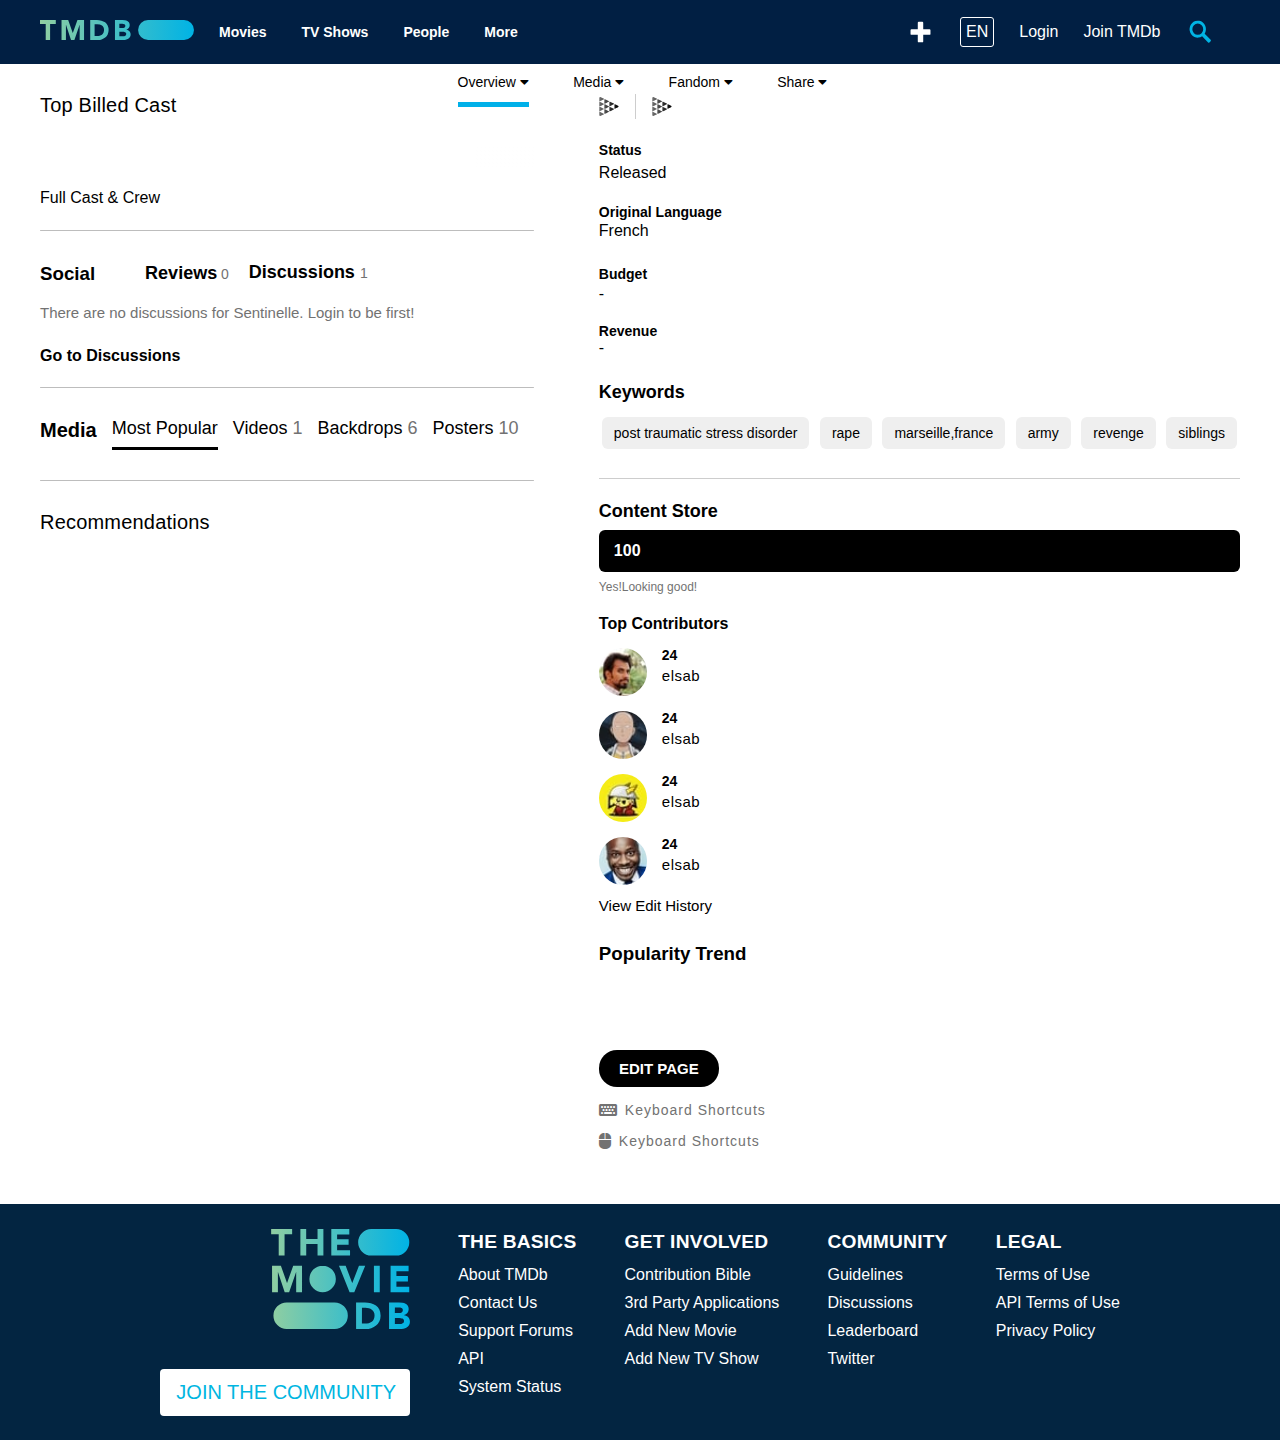
<file: info/index.html>
<!DOCTYPE html>

<html lang="en">

<head>
   <meta charset="UTF-8">
   <meta http-equiv="X-UA-Compatible" content="IE=edge">
   <meta name="viewport" content="width=1280, initial-scale=1.0">
   <script src="https://code.jquery.com/jquery-3.2.1.js"></script>
   <link rel="stylesheet" href="https://cdnjs.cloudflare.com/ajax/libs/font-awesome/5.14.0/css/all.min.css">
   <link rel="stylesheet" href="css/main.css">
   <title>Movie</title>
</head>

<body>



   <header id='navbar'>
      <div class="container">
         <div class="menu">
            <div class="menu_left">
               <a href="../index.html"> <img src="./img/logo.svg" alt="T M D B"></a>
               <ul class="menu_little">
                  <li class="menu-item">
                     <a href="#" class="menu-link">Movies</a>
                     <ul class="menu_little_">
                        <li class="menu-item_">
                           <a href="#">Popular</a>
                        </li>
                        <li class="menu-item_">
                           <a href="#">Now Playing</a>
                        </li>
                        <li class="menu-item_">
                           <a href="#">Upcoming</a>
                        </li>
                        <li class="menu-item_ padding">
                           <a href="#">Top Rated</a>
                        </li>
                     </ul>
                  </li>
                  <li class="menu-item">
                     <a href="#" class="menu-link">TV Shows</a>
                     <ul class="menu_little_">
                        <li class="menu-item_">
                           <a href="#">Popular</a>
                        </li>
                        <li class="menu-item_">
                           <a href="#">Airing Today</a>
                        </li>
                        <li class="menu-item_">
                           <a href="#">On TV</a>
                        </li>
                        <li class="menu-item_ padding">
                           <a href="#">Top Rated</a>
                        </li>
                     </ul>
                  </li>
                  <li class="menu-item">
                     <a href="#" class="menu-link">People</a>
                     <ul class="menu_little_">
                        <li class="menu-item_ padding width">
                           <a href="#">Popular People</a>
                        </li>
                     </ul>
                  </li>
                  <li class="menu-item right">
                     <a href="#" class="menu-link">More</a>
                     <ul class="menu_little_">
                        <li class="menu-item_">
                           <a href="#">Disscussions</a>
                        </li>
                        <li class="menu-item_">
                           <a href="#">Leaderboard</a>
                        </li>
                        <li class="menu-item_">
                           <a href="#">Support</a>
                        </li>
                        <li class="menu-item_ padding">
                           <a href="#">API</a>
                        </li>
                     </ul>
                  </li>
               </ul>
            </div>
            <div class="menu_right">
               <img class="left plus" src="./img/plus.svg" alt="">
               <a class="left language" href="#">EN</a>
               <a class="left login" href="../login/index.html">Login</a>
               <a class="left text" href="#">Join TMDb</a>
               <img class="left" src="./img/search.svg" alt="search">
            </div>
         </div>
      </div>
   </header>
   <main>
      <section>
         <div class="header-menu" id="shortcut_bar_scroller">
            <ul id="new_shortcut_bar" class="menu-center">
               <li class="active">
                  <a href="#" class="center-link">Overview <i class="fas fa-caret-down"></i></a>
                  <ul class="in-center-menu">
                     <li class="actives"><a href="#">Main</a></li>
                     <li><a href="#">Alternative Titles</a></li>
                     <li><a href="#">Cast & Crew</a></li>
                     <li><a href="#">Release Dates</a></li>
                     <li><a href="#">Translations</a></li>
                     <li><a href="#">Watch Now</a></li>
                     <li><a href="#">Changes</a></li>
                  </ul>
               </li>
               <li>
                  <a href="#" class="center-link">Media <i class="fas fa-caret-down"></i> </a>
                  <ul class="in-center-menu width-1">
                     <li class="actives"><a href="#">Backdrops</a> <span>6</span></li>
                     <li><a href="#">Logos</a> <span>2</span> </li>
                     <li><a href="#">Posters</a></li>
                     <li class="menu-first-hover">
                        <a class="video-text" href="#">Videos</a> <i class="fas fa-caret-right"></i>
                        <ul class="menu__">
                           <li>
                              <a href="#">Trailers <span>1</span> </a>
                           </li>
                        </ul>
                     </li>
                  </ul>
               </li>
               <li>
                  <a href="#" class="center-link">Fandom <i class="fas fa-caret-down"></i> </a>
                  <ul class="in-center-menu width-3">
                     <li class="actives ochblue">
                        <a href="#">Disscussions</a> <i class="fas fa-caret-right"></i>
                     </li>
                     <li><a href="#">Reviews</a></li>
                  </ul>
               </li>
               <li>
                  <a href="#" class="center-link">Share <i class="fas fa-caret-down"></i> </a>
                  <ul class="in-center-menu width-3">
                     <li class="actives"><a href="#">Main</a></li>
                     <li><a href="#">Alternative Titles</a></li>
                     <li><a href="#">Cast & Crew</a></li>
                  </ul>
               </li>
            </ul>
         </div>
      </section>
      <section class="details-back-img"></section>
      <section class="container">
         <div class="menu-line-center">
            <div class="big-menu">
               <div class="header-line">
                  <h3>Top Billed Cast</h3>
               </div>
               <div class="shadow">
                  <div class="card-line scroller"></div>
               </div>
               <div class="text__line">
                  <p>Full Cast & Crew</p>
                  <div class="__line"></div>
               </div>
               <div class="text__line__">
                  <div class="line__1">
                     <h3>Social</h3>
                     <h4> <a href="#">Reviews</a> <span>0</span> </h4>
                     <h5> <a href="#">Discussions</a> <span>1</span> </h5>
                  </div>
                  <p>There are no discussions for Sentinelle. Login to be first!</p>
                  <h2> <a href="#">Go to Discussions</a> </h2>
                  <div class="__line"></div>
               </div>
               <div class="big__img_card_scroller">
                  <div class="header__text">
                     <h3>Media</h3>
                     <ul class="header__menu">
                        <li class="_header_item active">
                           <a href="#" class="header_link">Most Popular</a>
                        </li>
                        <li class="_header_item">
                           <a href="#" class="header_link">Videos <span>1</span> </a>
                        </li>
                        <li class="_header_item">
                           <a href="#" class="header_link">Backdrops <span>6</span></a>
                        </li>
                        <li class="_header_item ">
                           <a href="#" class="header_link">Posters <span>10</span></a>
                        </li>
                     </ul>
                  </div>
                  <div class="card__scroller"></div>
                  <div class="__line line__"></div>
                  <div class="header-line">
                     <h3>Recommendations</h3>
                  </div>
                  <div class="shadow">
                     <div class="card-tag-line card-line card__B scroller">

                     </div>
                  </div>
               </div>
            </div>
            <div class="little-menu">
               <div class="img__line">
                  <img src="./img/ll.svg" alt="">
                  <span></span>
                  <img src="./img/ll.svg" alt="">
               </div>
               <p class="status__">Status</p>
               <p class="released__">Released</p>
               <h5 class="orginal__">Original Language</h5>
               <p class="french__">French</p>
               <p class="budget__">Budget</p>
               <div class="__">-</div>
               <div class="revenue__">Revenue</div>
               <div class="__">-</div>
               <div class="keyword__">Keywords</div>
               <div class="btn__block">
                  <a href="#">post traumatic stress disorder</a>
                  <a href="#">rape</a>
                  <a href="#">marseille,france</a>
                  <a href="#">army</a>
                  <a href="#">revenge</a>
                  <a href="#">siblings</a>
               </div>
               <div class="line_____"></div>
               <h3 class="content">Content Store</h3>
               <div class="btn__">100</div>
               <span class="yes__">Yes!Looking good!</span>
               <h2 class="top__">Top Contributors</h2>
               <div class="circle-dev">
                  <div class="img">
                     <img src="./img/4.jpg" alt="">
                  </div>
                  <div class="text_t">
                     <p>24</p>
                     <span>elsab</span>
                  </div>
               </div>
               <div class="circle-dev">
                  <div class="img">
                     <img src="./img/5.jpg" alt="">
                  </div>
                  <div class="text_t">
                     <p>24</p>
                     <span>elsab</span>
                  </div>
               </div>
               <div class="circle-dev">
                  <div class="img">
                     <img src="./img/6.jpg" alt="">
                  </div>
                  <div class="text_t">
                     <p>24</p>
                     <span>elsab</span>
                  </div>
               </div>
               <div class="circle-dev">
                  <div class="img">
                     <img src="./img/7.jpg" alt="">
                  </div>
                  <div class="text_t">
                     <p>24</p>
                     <span>elsab</span>
                  </div>
               </div>
               <p class="view__">View Edit History</p>
               <h3 class="popular_trend">Popularity Trend</h3>
               <div class="edit_page">EDIT PAGE</div>
               <div class="keyboard__">
                  <i class="fas fa-keyboard"></i>
                  <a href="#">Keyboard Shortcuts</a>
               </div>
               <div class="keyboard__">
                  <i class="fas fa-mouse"></i>
                  <a href="#">Keyboard Shortcuts</a>
               </div>
            </div>
         </div>
      </section>
      <section class="footer">
         <div class="footer-container">
            <div class="footer-first">
               <div class="images"> <img src="./img/foote-logo.svg" alt=""></div>
               <a href="#" class="join">Join the Community</a>
            </div>
            <div class="footer-text-menu">
               <h3>THE BASICS</h3>
               <ul>
                  <li><a href="#">About TMDb</a></li>
                  <li><a href="#">Contact Us</a></li>
                  <li><a href="#">Support Forums</a></li>
                  <li><a href="#">API</a></li>
                  <li><a href="#">System Status</a></li>
               </ul>
            </div>
            <div class="footer-text-menu">
               <h3>GET INVOLVED</h3>
               <ul>
                  <li><a href="#">Contribution Bible</a></li>
                  <li><a href="#">3rd Party Applications</a></li>
                  <li><a href="#">Add New Movie</a></li>
                  <li><a href="#">Add New TV Show</a></li>
               </ul>
            </div>
            <div class="footer-text-menu">
               <h3>COMMUNITY</h3>
               <ul>
                  <li><a href="#">Guidelines</a></li>
                  <li><a href="#">Discussions</a></li>
                  <li><a href="#">Leaderboard</a></li>
                  <li><a href="#">Twitter</a></li>
               </ul>
            </div>
            <div class="footer-text-menu">
               <h3>LEGAL</h3>
               <ul>
                  <li><a href="#">Terms of Use</a></li>
                  <li><a href="#">API Terms of Use</a></li>
                  <li><a href="#">Privacy Policy</a></li>
               </ul>
            </div>
         </div>
      </section>
   </main>
   <script src="../js/plugin.js"></script>
   <script src='js/mian.js' type="module"></script>
</body>

</html>
</file>
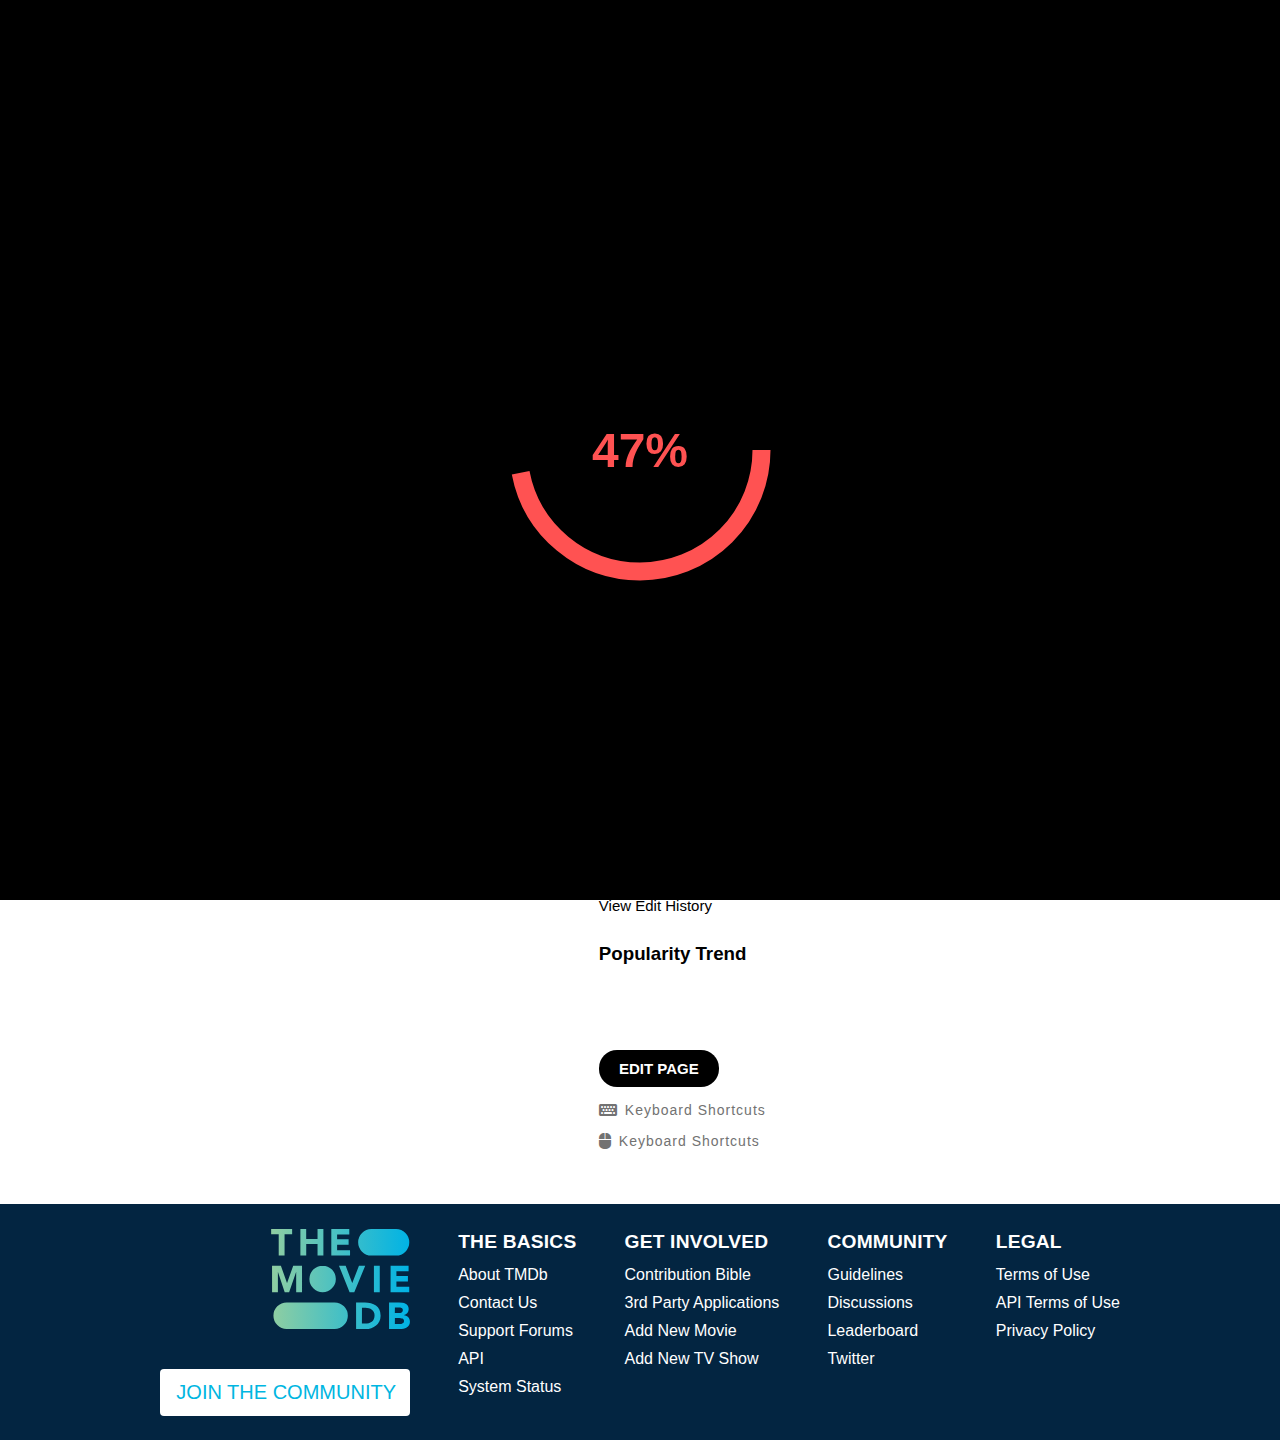
<file: movie_click/index.html>
<!DOCTYPE html>

<html lang="en">

<head>
    <meta charset="UTF-8">
    <meta http-equiv="X-UA-Compatible" content="IE=edge">
    <meta name="viewport" content="width=device-width, initial-scale=1.0">
    <script src="https://code.jquery.com/jquery-3.2.1.js"></script>
    <link rel="stylesheet" href="https://cdnjs.cloudflare.com/ajax/libs/font-awesome/5.14.0/css/all.min.css">
    <link rel="stylesheet" href="css/main.css">
    <title>Movie</title>
</head>

<body>

    <div id="preloader">
        <div class="dws-progress-bar"></div>
    </div>

    <header id='navbar'>
        <div class="container">
            <div class="menu">
                <div class="menu_left">
                    <a href="../index.html"> <img src="./img/logo.svg" alt="T M D B"></a>
                    <ul class="menu_little">
                        <li class="menu-item">
                            <a href="#" class="menu-link">Movies</a>
                            <ul class="menu_little_">
                                <li class="menu-item_">
                                    <a href="#">Popular</a>
                                </li>
                                <li class="menu-item_">
                                    <a href="#">Now Playing</a>
                                </li>
                                <li class="menu-item_">
                                    <a href="#">Upcoming</a>
                                </li>
                                <li class="menu-item_ padding">
                                    <a href="#">Top Rated</a>
                                </li>
                            </ul>
                        </li>
                        <li class="menu-item">
                            <a href="#" class="menu-link">TV Shows</a>
                            <ul class="menu_little_">
                                <li class="menu-item_">
                                    <a href="#">Popular</a>
                                </li>
                                <li class="menu-item_">
                                    <a href="#">Airing Today</a>
                                </li>
                                <li class="menu-item_">
                                    <a href="#">On TV</a>
                                </li>
                                <li class="menu-item_ padding">
                                    <a href="#">Top Rated</a>
                                </li>
                            </ul>
                        </li>
                        <li class="menu-item">
                            <a href="#" class="menu-link">People</a>
                            <ul class="menu_little_">
                                <li class="menu-item_ padding width">
                                    <a href="#">Popular People</a>
                                </li>
                            </ul>
                        </li>
                        <li class="menu-item right">
                            <a href="#" class="menu-link">More</a>
                            <ul class="menu_little_">
                                <li class="menu-item_">
                                    <a href="#">Disscussions</a>
                                </li>
                                <li class="menu-item_">
                                    <a href="#">Leaderboard</a>
                                </li>
                                <li class="menu-item_">
                                    <a href="#">Support</a>
                                </li>
                                <li class="menu-item_ padding">
                                    <a href="#">API</a>
                                </li>
                            </ul>
                        </li>
                    </ul>
                </div>
                <div class="menu_right">
                    <img class="left plus" src="./img/plus.svg" alt="">
                    <a class="left language" href="#">EN</a>
                    <a class="left login" href="#">Login</a>
                    <a class="left text" href="#">Join TMDb</a>
                    <img class="left" src="./img/search.svg" alt="search">
                </div>
            </div>
        </div>
    </header>
    <main>
        <section>
            <div class="header-menu" id="shortcut_bar_scroller">
                <ul id="new_shortcut_bar" class="menu-center">
                    <li class="active">
                        <a href="#" class="center-link">Overview <i class="fas fa-caret-down"></i></a>
                        <ul class="in-center-menu">
                            <li class="actives"><a href="#">Main</a></li>
                            <li><a href="#">Alternative Titles</a></li>
                            <li><a href="#">Cast & Crew</a></li>
                            <li><a href="#">Release Dates</a></li>
                            <li><a href="#">Translations</a></li>
                            <li><a href="#">Watch Now</a></li>
                            <li><a href="#">Changes</a></li>
                        </ul>
                    </li>
                    <li>
                        <a href="#" class="center-link">Media <i class="fas fa-caret-down"></i> </a>
                        <ul class="in-center-menu width-1">
                            <li class="actives"><a href="#">Backdrops</a> <span>6</span></li>
                            <li><a href="#">Logos</a> <span>2</span> </li>
                            <li><a href="#">Posters</a></li>
                            <li class="menu-first-hover">
                                <a class="video-text" href="#">Videos</a> <i class="fas fa-caret-right"></i>
                                <ul class="menu__">
                                    <li>
                                        <a href="#">Trailers <span>1</span> </a>
                                    </li>
                                </ul>
                            </li>
                        </ul>
                    </li>
                    <li>
                        <a href="#" class="center-link">Fandom <i class="fas fa-caret-down"></i> </a>
                        <ul class="in-center-menu width-3">
                            <li class="actives ochblue">
                                <a href="#">Disscussions</a> <i class="fas fa-caret-right"></i>
                            </li>
                            <li><a href="#">Reviews</a></li>
                        </ul>
                    </li>
                    <li>
                        <a href="#" class="center-link">Share <i class="fas fa-caret-down"></i> </a>
                        <ul class="in-center-menu width-3">
                            <li class="actives"><a href="#">Main</a></li>
                            <li><a href="#">Alternative Titles</a></li>
                            <li><a href="#">Cast & Crew</a></li>
                        </ul>
                    </li>
                </ul>
            </div>
        </section>
        <section class="details-back-img"></section>
        <section class="container">
            <div class="menu-line-center">
                <div class="big-menu">
                    <div class="header-line">
                        <h3>Top Billed Cast</h3>
                    </div>
                    <div class="shadow">
                        <div class="card-line scroller"></div>
                    </div>
                    <div class="text__line">
                        <p>Full Cast & Crew</p>
                        <div class="__line"></div>
                    </div>
                    <div class="text__line__">
                        <div class="line__1">
                            <h3>Social</h3>
                            <h4> <a href="#">Reviews</a> <span>0</span> </h4>
                            <h5> <a href="#">Discussions</a> <span>1</span> </h5>
                        </div>
                        <p>There are no discussions for Sentinelle. Login to be first!</p>
                        <h2> <a href="#">Go to Discussions</a> </h2>
                        <div class="__line"></div>
                    </div>
                    <div class="big__img_card_scroller">
                        <div class="header__text">
                            <h3>Media</h3>
                            <ul class="header__menu">
                                <li class="_header_item active">
                                    <a href="#" class="header_link">Most Popular</a>
                                </li>
                                <li class="_header_item">
                                    <a href="#" class="header_link">Videos <span>1</span> </a>
                                </li>
                                <li class="_header_item">
                                    <a href="#" class="header_link">Backdrops <span>6</span></a>
                                </li>
                                <li class="_header_item ">
                                    <a href="#" class="header_link">Posters <span>10</span></a>
                                </li>
                            </ul>
                        </div>
                        <div class="card__scroller"></div>
                        <div class="__line line__"></div>
                        <div class="header-line">
                            <h3>Recommendations</h3>
                        </div>
                        <div class="shadow">
                            <div class="card-tag-line card-line card__B scroller">

                            </div>
                        </div>
                    </div>
                </div>
                <div class="little-menu">
                    <div class="img__line">
                        <img src="./img/ll.svg" alt="">
                        <span></span>
                        <img src="./img/ll.svg" alt="">
                    </div>
                    <p class="status__">Status</p>
                    <p class="released__">Released</p>
                    <h5 class="orginal__">Original Language</h5>
                    <p class="french__">French</p>
                    <p class="budget__">Budget</p>
                    <div class="__">-</div>
                    <div class="revenue__">Revenue</div>
                    <div class="__">-</div>
                    <div class="keyword__">Keywords</div>
                    <div class="btn__block">
                        <a href="#">post traumatic stress disorder</a>
                        <a href="#">rape</a>
                        <a href="#">marseille,france</a>
                        <a href="#">army</a>
                        <a href="#">revenge</a>
                        <a href="#">siblings</a>
                    </div>
                    <div class="line_____"></div>
                    <h3 class="content">Content Store</h3>
                    <div class="btn__">100</div>
                    <span class="yes__">Yes!Looking good!</span>
                    <h2 class="top__">Top Contributors</h2>
                    <div class="circle-dev">
                        <div class="img">
                            <img src="./img/4.jpg" alt="">
                        </div>
                        <div class="text_t">
                            <p>24</p>
                            <span>elsab</span>
                        </div>
                    </div>
                    <div class="circle-dev">
                        <div class="img">
                            <img src="./img/5.jpg" alt="">
                        </div>
                        <div class="text_t">
                            <p>24</p>
                            <span>elsab</span>
                        </div>
                    </div>
                    <div class="circle-dev">
                        <div class="img">
                            <img src="./img/6.jpg" alt="">
                        </div>
                        <div class="text_t">
                            <p>24</p>
                            <span>elsab</span>
                        </div>
                    </div>
                    <div class="circle-dev">
                        <div class="img">
                            <img src="./img/7.jpg" alt="">
                        </div>
                        <div class="text_t">
                            <p>24</p>
                            <span>elsab</span>
                        </div>
                    </div>
                    <p class="view__">View Edit History</p>
                    <h3 class="popular_trend">Popularity Trend</h3>
                    <div class="edit_page">EDIT PAGE</div>
                    <div class="keyboard__">
                        <i class="fas fa-keyboard"></i>
                        <a href="#">Keyboard Shortcuts</a>
                    </div>
                    <div class="keyboard__">
                        <i class="fas fa-mouse"></i>
                        <a href="#">Keyboard Shortcuts</a>
                    </div>
                </div>
            </div>
        </section>
        <section class="footer">
            <div class="footer-container">
                <div class="footer-first">
                    <div class="images"> <img src="./img/foote-logo.svg" alt=""></div>
                    <a href="#" class="join">Join the Community</a>
                </div>
                <div class="footer-text-menu">
                    <h3>THE BASICS</h3>
                    <ul>
                        <li><a href="#">About TMDb</a></li>
                        <li><a href="#">Contact Us</a></li>
                        <li><a href="#">Support Forums</a></li>
                        <li><a href="#">API</a></li>
                        <li><a href="#">System Status</a></li>
                    </ul>
                </div>
                <div class="footer-text-menu">
                    <h3>GET INVOLVED</h3>
                    <ul>
                        <li><a href="#">Contribution Bible</a></li>
                        <li><a href="#">3rd Party Applications</a></li>
                        <li><a href="#">Add New Movie</a></li>
                        <li><a href="#">Add New TV Show</a></li>
                    </ul>
                </div>
                <div class="footer-text-menu">
                    <h3>COMMUNITY</h3>
                    <ul>
                        <li><a href="#">Guidelines</a></li>
                        <li><a href="#">Discussions</a></li>
                        <li><a href="#">Leaderboard</a></li>
                        <li><a href="#">Twitter</a></li>
                    </ul>
                </div>
                <div class="footer-text-menu">
                    <h3>LEGAL</h3>
                    <ul>
                        <li><a href="#">Terms of Use</a></li>
                        <li><a href="#">API Terms of Use</a></li>
                        <li><a href="#">Privacy Policy</a></li>
                    </ul>
                </div>
            </div>
        </section>
    </main>
    <script src="../js/plugin.js"></script>
    <script src='js/mian.js' type="module"></script>
</body>

</html>
</file>
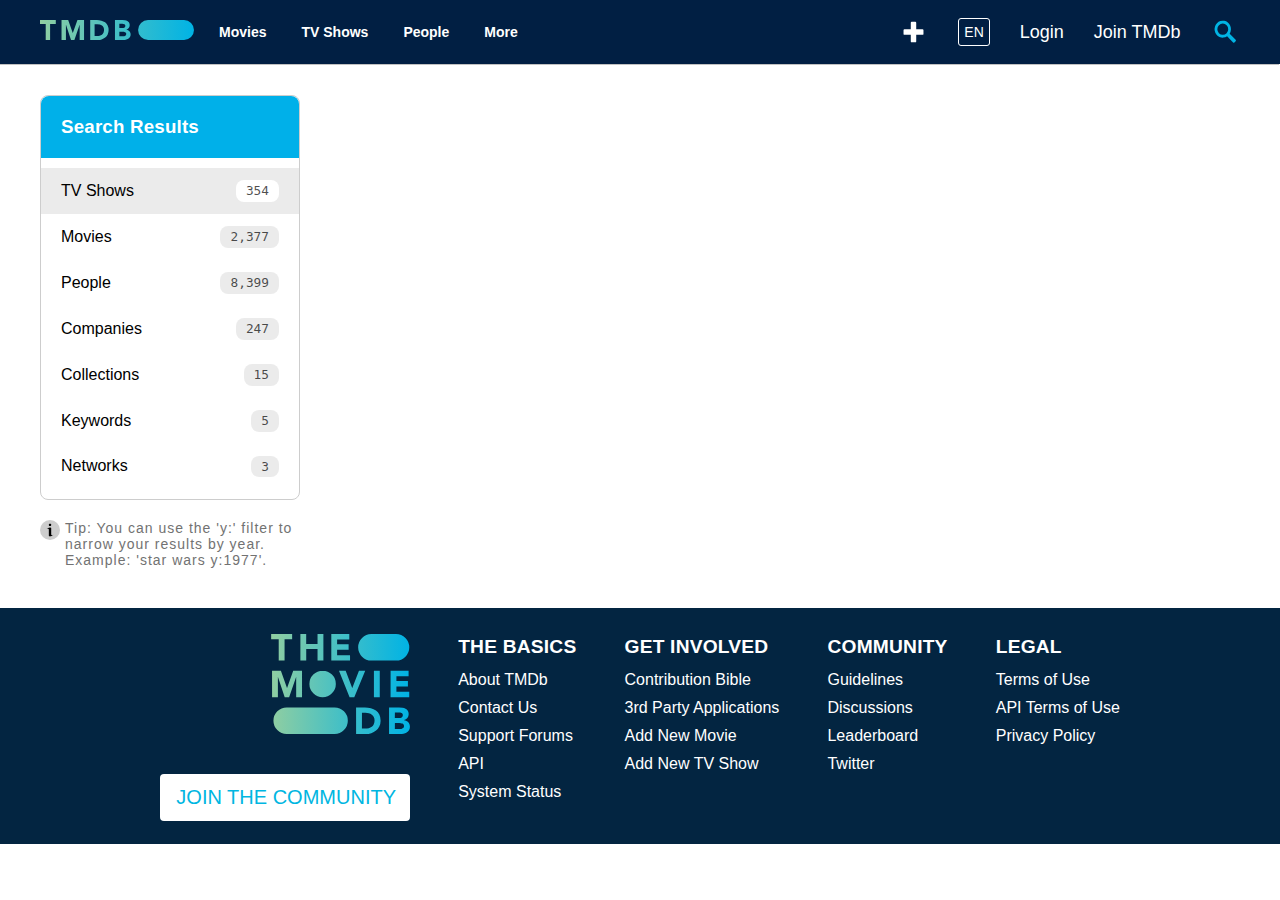
<file: search/index.html>
<!DOCTYPE html>
<html lang="en">

<head>
   <meta charset="UTF-8">
   <meta http-equiv="X-UA-Compatible" content="IE=edge">
   <meta name="viewport" content="width=1280, initial-scale=1.0">
   <link rel="stylesheet" href="https://cdnjs.cloudflare.com/ajax/libs/font-awesome/5.14.0/css/all.min.css" />
   <link rel="stylesheet" href="./css/search.css">
   <title>Search</title>
</head>


<body>



   <header id='navbar'>
      <div class="container">
         <div class="menu">
            <div class="menu_left">
               <a href="../index.html"> <img src="./img/logo.svg" alt="T M D B"></a>
               <ul class="menu_little">
                  <li class="menu-item">
                     <a href="#" class="menu-link">Movies</a>
                     <ul class="menu_little_">
                        <li class="menu-item_">
                           <a href="#">Popular</a>
                        </li>
                        <li class="menu-item_">
                           <a href="#">Now Playing</a>
                        </li>
                        <li class="menu-item_">
                           <a href="#">Upcoming</a>
                        </li>
                        <li class="menu-item_ padding">
                           <a href="#">Top Rated</a>
                        </li>
                     </ul>
                  </li>
                  <li class="menu-item">
                     <a href="#" class="menu-link">TV Shows</a>
                     <ul class="menu_little_">
                        <li class="menu-item_">
                           <a href="#">Popular</a>
                        </li>
                        <li class="menu-item_">
                           <a href="#">Airing Today</a>
                        </li>
                        <li class="menu-item_">
                           <a href="#">On TV</a>
                        </li>
                        <li class="menu-item_ padding">
                           <a href="#">Top Rated</a>
                        </li>
                     </ul>
                  </li>
                  <li class="menu-item">
                     <a href="#" class="menu-link">People</a>
                     <ul class="menu_little_">
                        <li class="menu-item_ padding width">
                           <a href="#">Popular People</a>
                        </li>
                     </ul>
                  </li>
                  <li class="menu-item right">
                     <a href="#" class="menu-link">More</a>
                     <ul class="menu_little_">
                        <li class="menu-item_">
                           <a href="#">Disscussions</a>
                        </li>
                        <li class="menu-item_">
                           <a href="#">Leaderboard</a>
                        </li>
                        <li class="menu-item_">
                           <a href="#">Support</a>
                        </li>
                        <li class="menu-item_ padding">
                           <a href="#">API</a>
                        </li>
                     </ul>
                  </li>
               </ul>
            </div>
            <div class="menu_right">
               <img class="left plus" src="./img/plus.svg" alt="">
               <a class="left language" href="#">EN</a>
               <a class="left login" href="../login/index.html">Login</a>
               <a class="left text" href="#">Join TMDb</a>
               <img class="left" src="./img/search.svg" alt="search">
            </div>
         </div>
      </div>
   </header>
   <main>
      <section class="sub-media">
         <div class="input-line">
            <div class="d-flex-search">
               <div class="search"><i class="fas fa-search"></i></div>
               <div class="input-search">
                  <form action="/search">
                     <input type="search" placeholder="Search for a movie, tv show, person..." id='search_localstore'>
                  </form>
               </div>
            </div>
         </div>
         <div class="line-line"></div>
      </section>
      <section class="container section-cards">
         <div class="left-section">
            <div class="card-section">
               <div class="card">
                  <div class="card-header">
                     <h3>Search Results</h3>
                  </div>
                  <div class="card-body">
                     <ul class="card-title">
                        <li class="card-text"><a href="#">TV Shows</a> <span class="badge badge-active">354</span></li>
                        <li><a href="#">Movies</a> <span class="badge">2,377</span></li>
                        <li><a href="#">People</a> <span class="badge">8,399</span></li>
                        <li><a href="#">Companies</a> <span class="badge">247</span></li>
                        <li><a href="#">Collections</a> <span class="badge">15</span></li>
                        <li><a href="#">Keywords</a> <span class="badge">5</span></li>
                        <li><a href="#">Networks</a> <span class="badge">3</span></li>
                     </ul>
                  </div>
               </div>
               <div class="card-footer">
                  <div class="i-icon">
                     <img src="./img/i.png" alt="">
                  </div>
                  Tip: You can use the 'y:' filter to narrow your results by year. Example: 'star wars y:1977'.
               </div>
            </div>
         </div>
         <div class="right-section"></div>
      </section>
      <section class="footer">
         <div class="footer-container">
            <div class="footer-first">
               <div class="images"> <img src="./img/foote-logo.svg" alt=""></div>
               <a href="#" class="join">Join the Community</a>
            </div>
            <div class="footer-text-menu">
               <h3>THE BASICS</h3>
               <ul>
                  <li><a href="#">About TMDb</a></li>
                  <li><a href="#">Contact Us</a></li>
                  <li><a href="#">Support Forums</a></li>
                  <li><a href="#">API</a></li>
                  <li><a href="#">System Status</a></li>
               </ul>
            </div>
            <div class="footer-text-menu">
               <h3>GET INVOLVED</h3>
               <ul>
                  <li><a href="#">Contribution Bible</a></li>
                  <li><a href="#">3rd Party Applications</a></li>
                  <li><a href="#">Add New Movie</a></li>
                  <li><a href="#">Add New TV Show</a></li>
               </ul>
            </div>
            <div class="footer-text-menu">
               <h3>COMMUNITY</h3>
               <ul>
                  <li><a href="#">Guidelines</a></li>
                  <li><a href="#">Discussions</a></li>
                  <li><a href="#">Leaderboard</a></li>
                  <li><a href="#">Twitter</a></li>
               </ul>
            </div>
            <div class="footer-text-menu">
               <h3>LEGAL</h3>
               <ul>
                  <li><a href="#">Terms of Use</a></li>
                  <li><a href="#">API Terms of Use</a></li>
                  <li><a href="#">Privacy Policy</a></li>
               </ul>
            </div>
         </div>
      </section>
   </main>
   <script src="https://code.jquery.com/jquery-3.2.1.js"></script>
   <script src="../js/plugin.js"></script>
   <script src="./js/index.js"></script>
</body>

</html>
</file>
<file: info/css/main.css>
*{
    padding: 0;
    margin: 0;
    box-sizing: border-box;
    user-select: none;
    font-family: 'Fredoka',sans-serif;
}
#navbar{
    height:64px;
    width: 100%;
    background-color : #011F43;
    display: flex;
    align-items: center;
    position: fixed;
    position: fixed;
    width: 100vw;
    z-index: 5555555;
    transition: top 0.2s linear;
}
.container{
    width: 100%;
    max-width: 1200px;
    margin: 0 auto;
}
.menu{
    display: flex;
    justify-content: space-between;
    align-items: center;
}
.menu_left{
    display: flex;
    justify-content: space-between;
    align-items: center;
    /* border: 1px solid green; */
}
.menu_left img{
    width:154px;
    height : 20px;
    margin-right: 25px;
}
.menu_little{
    display: flex;
    justify-content: space-between;
    align-items: center;
}
.menu_little li{
    margin-right: 35px;
    list-style: none;
    position: relative;
    padding : 10px 0;
}
.menu_little .right{
    margin-right : 0;
}
.menu_little li a{
    text-decoration: none;
    color: #fff;
    font-weight: 550;
    font-size: 14px;
}
.menu_little_{
    position: absolute;
    top: 38px; 
    left : 0;
    background-color: #fff;
    border-radius: 5.5px;
    display: none;
    z-index: 5;
}
.menu_little li:hover .menu_little_{
    display: block;
}
.menu_little_ .menu-item_{
    margin-top: 8px;
    width:100%;
    padding: 5px 40px 5px 20px;
}
.menu_little_ .width{
    width: 150px;
    padding: 5px 0 5px 20px;
}
.menu_little_ .menu-item_:hover{
    background-color: #f8f9fa;
}
.menu_little_ .menu-item_ a{
    color : #000;
    font-weight: normal;
}
.menu_little_ .padding{
    margin-bottom: 8px;
}
.menu_right{
    display: flex;
    justify-content: space-between;
    align-items: center;
    /* border: 1px solid blue; */
}
.language{
    text-decoration: none;
    border-radius: 3px;
    color : #fff;
    padding : 5px;
    font-size: 14px;
    text-transform : uppercase;
    border: 1px solid #fff;
    transition: 0.4s ;
    margin-right: 25px;
}
.language:hover{
    background-color : #fff;
    color : #000;
}
.login, .text{
    font-size: 18px;
    color : #fff;
    text-decoration: none;
}
.menu_right img{
    width:29.5px;
    height : 29.5px;
}
.left{
    margin-right: 25px;
    cursor: pointer;
    font-size: 16px !important;
}
.plus{
    margin-left: 0;   
    margin-right: 25px;
}
.header-menu{
    max-width:385px;
    height:46px;
    margin: 0 auto;
    text-align: center;
    padding-top: 64px;
}
.menu-center{
    display: flex;
    justify-content: space-between;
    align-items: center;
}
.menu-center li{
    list-style: none;
    margin: 10px;
    margin-right: 5px;
    padding-bottom: 12px;
    border-bottom: 5px solid transparent;
    transition: 0.6s all;
    position: relative;
}
.menu-center .active{
    border-bottom : 5px solid #00B0E9;
}
.menu-center li a{
    text-decoration: none;
    color: #000;
}
.menu-center li:active{
    border-bottom : 5px solid #00B0E9;
}
.in-center-menu{
    position: absolute;
    background-color:#fff;
    width:200px;
    border-radius:4px;
    padding: 5px 0;
    top : 26px;
    left : -5px;
    display: none;
}
.menu-center li:hover .in-center-menu{
    display: block;
}
.in-center-menu li{
    text-align: start;
    margin :0;
    padding: 8px 25px;
    display: flex;
    justify-content:start;
    align-items:center;
    border : none !important;
    word-spacing: none;
    border: 2px solid #f8f9fa;
    display: flex;
    justify-content: space-between;
    align-items: center;
    position: relative;
}
.in-center-menu li:hover{
    background-color : #f8f9fa;
}
.in-center-menu li span{
    color: #727272;
    font-weight: 500;
    font-size: 16px;
    word-spacing:initial;
}
.width-1{
    width:170px;
}
.in-center-menu li  ul{
    position: absolute;
    top: -16px;
    right: -119px;
    border-radius: 4px;
    background-color:#fff;
    display : none;
}
.in-center-menu li  ul li {
    padding: 15px 20px;
    display : flex;
    justify-content: space-between;
    align-items: center;
}
.in-center-menu li  ul li span {
    margin-left: 20px;
}
.in-center-menu .menu-first-hover:hover{
    color: #fff !important;
    background-color: #00B0E9;
}
.in-center-menu .menu-first-hover:hover .video-text{
    color: #fff !important;
}
.in-center-menu li  ul li:hover{
    background-color:#f8f9fa !important;
}
.in-center-menu li  .menu__ li a{
    text-decoration: none;
    color: #000;
    opacity: 0.8;
}
.in-center-menu li  .menu__ li {
    margin : 6px 0;
    border : 4px solid #000;
}
.in-center-menu .menu-first-hover:hover .menu__{
    display: block;
}
.width-3{
    width: 170px;
}
.fa-caret-right, .fa-caret-down{
        font-size: 14px;
}
.width-3 .ochblue:hover{
    background-color: #00B0E9;
    color: #fff;
}
.width-3 .ochblue:hover a{
    color: #fff;
}
.ww{
    list-style : none; 
    margin-left: 6px;
}
.tagline{
    color: #727272 !important;
    font-style: italic !important;
}
.bac-Img{
    height: 570px;
    max-width: 100%;
    background-repeat: no-repeat;
    background-size: cover;
    margin-top: 43px;
    background-position: unset ;
}

.card-tag-line .card-little{
    height: 175px;
}
.CArd{
    display: flex;
    justify-content: center;
    align-items: center;
}
.line-card{
    margin-top: 30px;
    height:515px;
    width:100%;
    display : flex;
    justify-content: flex-start;
    align-items: center;
    border-radius:8px;
}
.Card-img{
    width:300px;
    height:514px;
    border-radius: 8px;
}
.card{
    width:300px;
    height:514px;
    border-radius: 8px;
    cursor: pointer;
}
.card-img{
    border-radius: 8px 8px 0 0;
    height:450px;
}
.card-img img{
    width: 100%;
    border-radius: 8px 8px 0 0;
}
.card-footer{
    border-radius: 0 0 8px 8px;
    display: flex;
    justify-content: center;
    align-items: center;
    background-color: #011F43;
    height : 64px;
    margin-top: -2px;
}
.card-footer .flex-netfilx{
    width:170px;
    height:40px;
    margin: 0 auto;
    display : flex;
    justify-content: start;
    align-items: center;
}
.image-netfilx{
    width:40px;
    height:40px;
}
.image-netfilx img{
    width:40px;
    height:40px;
}
.text-netfilx{
    padding-left: 10px;
    width : 120px;
}
.text-netfilx p:first-child{
    color: rgba(255,255,255,0.6);
}
.text-netfilx p:last-child{
    color: rgba(255,255,255);
}
p{
    line-height: 22.5px;
}
.text-img{
    width: 100%;
    margin-left: 50px;
}
.first-line h1 a{
    text-decoration: none;
    color: #fff;
    font-size: 34px;
    letter-spacing:2px;
    font-weight: 600;
    font-family: 'Roboto',sans-serif;
    margin-right: -2px;
}
.first-line h1{
    color : rgba(255,255,255,0.6);
    font-size: 34px;
    font-weight: 500;    
}
.first-line .four-text-line {
    margin-top: 8px;
    display: flex;
    justify-content:start;
    align-items:center;
}
.first-line .four-text-line .nr {
    padding : 4px;
    border: 1px solid #cccc;
    color: #727272;
    border-radius: 2px;
    font-size: 14px;
}
.first-line .four-text-line .nr-2 ,li {
    color: #fff;
    margin-left: 8px;
    font-size: 14px;
}
.first-line .four-text-line li a{
   text-decoration: none;
   color: #fff;
}
.first-line .four-text-line li a:hover{
    color: #727272;
}
.second-line{
    width:100%;
    margin: 20px 0;
    display: flex;
    justify-content: flex-start;
    align-items: center;
} 
.box{
    display: flex;
    justify-content: start;
    align-items: center;
}
.box .circle{
    display: flex;
    justify-content: center;
    align-items: center;
    width: 64px;
    height:64px;
    border-radius:50%;
    background-color: #032541;
    color : #fff;
    position: relative;
    font-size: 20px;
    cursor: pointer;
    transition: 0.5s all ease-in;
}
.box .circle::after{
    content:'';
    width: 54px;
    height:54px;
    border-radius:50%;
    border:2px solid #CCE50C;
    position: absolute;
}
.box .circle:hover{
    transform: scale(1.068);
} 
.box .circle p{
    font-size: 22px;
    font-weight: bold;
    margin-top: -5px;
}
.box .circle p sup{
    font-size: 14px;
    margin-left: -5px;
}
.box p{
    color : #fff;
    font-weight: 600;
}
.box .teTx{
    margin-left: 10px;
}
.box-icon{
    width:50px;
    height:50px;
    background-color: #032541;
    border-radius:50%;
    color: #fff;
    display: flex;
    justify-content: center;
    align-items: center;
    margin-left: 15px;
    cursor: pointer;
}
.fas{
    font-size: 14px;
}
.box-play{
    color: #fff;
    margin-left: 15px;
    cursor: pointer;
}
.box-play .fa-play{
    margin-right: 10px;
}
.box-play:hover{
    color: #727272;
}
.box-play:hover .fa-play{
    color: #fff;
}
/* .three-line{
    border-top: 1px solid #ff5253;
} */
.three-line h3{
    color : #fff;
    margin : 10px 0;
    font-size: 18px;
    line-height: 27px;
    word-spacing: normal;
}
.three-line p{
    color : #fff;
    font-size: 16px;
    margin-bottom: 20px;
}
.four-line{
    display: flex;
    justify-content: flex-start;
    align-items: center;
}
.left{
    color : #fff;
    font-size: 14px;
    margin-left: 0px;
}
.left a{
    text-decoration: none;
    color : #fff;
    font-weight: 600;
    margin: 2px 0;
}
.right{
    color : #fff;
    font-size: 14px;
    margin-left: 150px;
}
.right a{
    text-decoration: none;
    color : #fff;
    font-weight: 600;
    margin: 2px 0;
}
.menu-line-center{
    display: flex;
    justify-content: space-between;
    align-items: flex-start;
    /* border-right: 1px solid red; */
}
.big-menu{
    /* border-right: 1px solid blue; */
    max-width:1400px;
    max-width: 910px;
}
.header-line{
    width : 100%;
    margin: 30px 0;
}
.header-line h3{
    color : #000;
    word-spacing: none;
    font-size: 20px;
    letter-spacing:0.2px;
    font-weight:500;
}
.card-line{
    overflow-x: scroll;
    width : 100%;
    padding-bottom: 20px;
    position: relative;
    display: flex;
    justify-content: space-between;
    align-items: center;
}
.shadow{
    position: relative;
}
.shadow::after{
    content: '';
    width: 60px;
    height: 100%;
    position: absolute;
    top: 0;
    right: 0;
    background-image: linear-gradient(to right, rgba(255,255,255,0) 0%, #fff 100%);
    will-change: opacity;
    pointer-events: none;
}
.scroller::-webkit-scrollbar{
    height: 6px ;
    width: 8px ;
}
.scroller::-webkit-scrollbar-thumb{
    border-radius:18px ;
    background-color:rgb(219,219,219) ;
    /* background :red; */
}
.card-little{
    width : 144px;
    max-height : 285px;
    border-radius: 8px;
    box-shadow:  0 2px 8px rgb(0 0 0 / 10%);
    background-color: #fff;
    border: 1px solid #DBDBDB;
    margin-right: 20px;
    cursor: pointer;
}
.img-card{
    width : 142px;
    border-radius:8px 8px 0 0;
}
.img-card img{
    width : 100%;
    border-radius : 8px 8px 0 0;
}
.card-little h4{
    margin: 10px 0 0 8px;
}
.card-little h4 a{
    font-size: 14px;
    font-weight: 550;
    color: #000;
    text-decoration: none;
    transition: 0.4s;
}
.card-little h4 a:hover{
    color: #727272;
}
.card-little p{
    margin: 2px 0 30px 8px;
    font-weight: 500;
    font-size: 15px;
}
.text__line{
    /* border-bottom: 1px solid red; */
    margin: 20px 0 20px 0;
}
.text__line p{
    font-weight: normal;
}
.__line{
    width:100%;
    height:1px;
    background : #bdbdbd;
    margin-top: 20px;
    border-radius:15px
}
.text__line__{
    padding-top: 10px;
}
.text__line__ .line__1{
    display: flex;
    justify-content: start;
    align-items: center;
    padding-bottom: 10px;
}
.line__1 h3{
    font-weight: normal;
    line-height: 25px;
    color : #000;
    font-weight: 550;
    padding-bottom: 6px;
}
.line__1 h4{
    margin-left: 50px;
    font-size: 18px;
    padding-bottom: 5px;
}

.line__1 h4,h5 span{
    color : #727272;
    font-size: 14px;
    font-weight: 500;
}
.line__1 h4 a{
    font-size: 18px;
    text-decoration: none;
    color : #000;
    font-weight: 600;
    transition: 0.5s;
}
.line__1 h4 a:hover{
    color: #727272;
}


.line__1 h5{
    margin-left: 20px;
    font-size: 18px;
    border-bottom: 3px solid transparent;
    padding-bottom: 5px;
}
.line__1 h5 a{
    font-size: 18px;
    text-decoration: none;
    color : #000;
    font-weight: 600;
    transition: 0.5s;
}
.line__1 h5 a:hover{
    color: #727272;
}

.line__1 h5:hover{
    border-bottom: 3px solid #727272;
}
.text__line__ p{
    color: #727272;
    word-spacing: none;
    font-size: 15px;
}
.text__line__ h2 a{
    color: #000;
    font-size: 16px;
    text-decoration: none;
    transition: 0.5s;
}
.text__line__ h2{
    margin: 15px 0 20px 0;
}
.text__line__ h2 a:hover{
    color: #727272;
}
.header__text{
    display: flex;
    justify-content:flex-start;
    align-items:center;
    margin-top: 30px;
}
.header__text h3{
    padding-bottom: 8px;
    font-size: 20px;
}
.header__text .header__menu{
    display: flex;
    justify-content: space-between;
    align-items: center;
}
.header__menu li {
    list-style: none;
    margin-right: 15px;
    padding-bottom: 8px;
    border-bottom: 3px solid transparent;
    transition: 0.5s;
}
.header__menu li:first-child{
    margin-left : 15px;
    border-bottom: 3px solid #000;
}
.header__menu li:hover{
    border-bottom: 3px solid #000;
}
.header__menu li  a{
    text-decoration: none;
    color: #000;
    font-size: 18px;
}
.header__menu li a span{
    color: #727272;
} 
.card__scroller{
    margin-top: 15px;
}
.card-little-1{
    width : 533px;
    max-height : 300px;
    border-radius: 8px;
    box-shadow:  0 2px 8px rgb(0 0 0 / 10%);
    background-color: #fff;
}
.img-card-1{
    width: 100%;
    height: 100%;
    display: flex;
    align-items: center;
    justify-content: center;
}
.img-card-1 img{
    width : 533px;
    height : 280;
    border-radius: 8px 0 0 8px;
    display: flex;
    justify-content: center;
    align-items: center;
}
.card-little-1 {
    height : 300px;
}
.card-little-1 .fa-play{
    position : absolute;
    color: #fff;
    background-color: rgba(0, 0, 0, 0.7);
    width : 60px;
    height :60px;
    display: flex;
    justify-content: center;
    align-items: center;
    border-radius: 50%;
    font-size: 25px;
    left:27%;
    top: 37.5%;
    cursor: pointer;
}
.img-card-2{
    width : 530px;
}
.img-card-2 img{
    width : 100%;
    margin-left: -5px;
}

.img-card-3{
    height : 300px;
    width : 200px;
    border-radius:  0 8px 8px 0;
    margin-left: -6px;
    height : 100%;
}
.img-card-3 img{
    width : 100%;
    border-radius:  0 8px 8px 0;
    height : 100%;
}
.card-line-1{
    overflow-x: scroll;
    width : 100%;
    height : 265px;
    position: relative;
    display: flex;
    justify-content: space-between;
    align-items: center;
    overflow-y: hidden;
    cursor: pointer;
}
.line__{
    margin : 30px 0;
}
.card-bottom{
    width : 220px;
    /* height : 125px; */
    border-radius: 8px;
    border: none;
    box-shadow: none;
}
.card-bottom .img___card{
    width : 220px;
    height : 125px;
    border-radius:8px;
}
.card-bottom .img___card img{
    width : 100%;
    border-radius : 8px;
}
.card-bottom p{
    display:flex;
    justify-content: space-between;
    align-items: center;
    padding : 5px 0 0 0;
}
.card-bottom p span{
    color: rgba(0, 0, 0,0.8 ) ;
    font-size: 14px;
}
.card__B{
    margin: 0;
    padding : 0;
}
















.footer{
    margin-top: 25px;
    height : 236px;
    width  :100%;
    background-color: #032541;
    display: flex;
    justify-content: center;
    align-items: center;
}
.footer-container{
    height:185px;
    width: 960px;
    margin: 0 auto;
    display: flex;
    justify-content: space-between;
    align-items: start;
}
.footer-first{
    width:250px;
    text-align: end;
}
.footer-first .images{
    display : flex;
    justify-content:flex-end;
    align-items: end;
}
.footer-first img{
    width:139px;
    height:100px;
}
.footer-first a{
    text-decoration: none;
    background-color:white;
    padding: 12px 14px;
    color: #00B6E1;
    font-size: 20px;
    text-transform: uppercase;
    display: inline-block;
    border-radius: 4px;
    width: 250px;
    margin-top: 40px;
}
.footer-text-menu h3{
    margin-bottom: 5px;
    font-family: 'Source Sans Pro', Arial, sans-serif;;
    font-weight: bold;
    font-size: 1.2em;
    line-height: 1.4em;
    letter-spacing: 0.2px;
    text-transform: uppercase;
    color: #fff;
    white-space: nowrap;
    -webkit-font-smoothing: antialiased;
}
.footer-text-menu ul li{
    list-style: none;
    padding: 5px 0;
}
.footer-text-menu ul li a{
    text-decoration: none;
    color: #fff;
    font-size: 16px;
}    
/* .card-line{
    padding:0;
    margin: 0;
} */    
li{
    cursor: pointer;
    margin: 0;
}
.right{
    margin: 0;
}
.little-menu{
    margin: 30px 0 30px 40px;
}
.img__line{
    display: flex;
    justify-content: flex-start;
    align-items: center;
}
.img__line span{
    width: 1px;
    background-color: #cdcdcd;
    height : 25px;
    margin-left: 16px;
}
.img__line img:last-child{
    margin-left: 16px;
}
.img__line img{
    width: 20px;
}
.status__ ,.orginal__,.budget__, .revenue__{
    margin-top: 20px;
    font-size: 14px;
    font-weight: 550;
}
.released__{
    font-size: 16px;
    font-weight: 500;
}
.keyword__{
    margin-top: 25px;
    font-size: 18px;
    font-weight: 600;
}
.btn__block{
    margin-top: 10px;
}
.btn__block a{
    text-decoration: none;
    padding: 8px 12px;
    display: inline-block;
    background-color:#efefef;
    border-radius:6px;
    margin: 4px 3px;
    color: #000;
    font-size: 14px;
}
.line_____{
    margin-top: 25px;
    width: 100%;
    height: 1px;
    background-color: #cdcdcd;
}
.content{
    margin-top: 22px;
    font-size: 18px;
    font-weight: 550;
}
.btn__{
    display: flex;
    justify-content: flex-start;
    align-items: center;
    background-color: rgba(0, 0, 0);
    border-radius: 6px;
    padding-left: 15px;
    font-size: 16px;
    width: 100%;
    height: 42px;
    color: #fff;
    margin-top: 8px;
    margin-bottom: 5px;
    font-weight: 550;
}
.yes__{
    font-size: 12px;
    color: #727272;
}
.top__{
    margin-top: 20px;
    font-size: 16px;
    font-weight: 550;
}
.circle-dev{
    display: flex;
    justify-content: flex-start;
    align-items: center;
}
.circle-dev .img{
    width:48px;
    height:48px;
    border-radius:50%;
    margin-top: 15px;
}
.circle-dev .img img{
    width: 100%;
    border-radius:50%;
}
.text_t{
    margin-left: 15px;
}
.text_t p{
    font-weight: 600;
    font-size: 14px;
}
.text_t span{
    font-weight: 300;
    margin-top: 3px;
    font-size: 15px;
    letter-spacing: 0.5px;
}
.view__{
    font-size: 15px;
    margin-top: 10px;
}
.popular_trend{
    margin-top: 25px;
}
.edit_page{
    margin-top: 85px;
    font-weight: 550;
    background-color: #000;
    color: #fff;
    border-radius:18px;
    width: 120px;
    display: flex;
    justify-content: center;
    align-items: center;
    padding : 10px 10px;
    font-size: 15px;
}
.keyboard__{
    margin-top: 15px;
    display: flex;
    justify-content:flex-start;
    align-items: center;
}
.fa-keyboard, .fa-mouse{
    color: #727272;
    font-size: 16px;
    margin-right: 8px;
}
.keyboard__ a{
    text-decoration: none;
    color: #727272;
    font-size: 14px;
    letter-spacing:1px;
    transition : 0.5s ease-in-out;
}
.keyboard__ a:hover{
    color: #cdcdcd;
}

.dws-progress-bar{
    position: absolute;
    top: 50%;
    left: 50%;
    transform: translate( -50%, -50%);
    z-index: 100;
}
.progress-percentage{
    position: absolute;
    top: 50%;
    left: 50%;
    transform: translate( -50%, -50%);
    font-size: 48px;
    font-weight: bold;
    font-family: 'Verdana',sans-serif; 
    color: #ff5252;
}
#preloader{
    position: absolute;
    left: 0;
    right: 0;
    top: 0;
    bottom: 0;
    background : rgba(0,0,0,1);
    z-index: 99999999999;
}
</file>
<file: movie_click/css/main.css>
*{
    padding: 0;
    margin: 0;
    box-sizing: border-box;
    user-select: none;
    font-family: 'Fredoka',sans-serif;
}
#navbar{
    height:64px;
    width: 100%;
    background-color : #011F43;
    display: flex;
    align-items: center;
    position: fixed;
    position: fixed;
    width: 100vw;
    z-index: 5555555;
    transition: top 0.2s linear;
}
.container{
    width: 100%;
    max-width: 1200px;
    margin: 0 auto;
}
.menu{
    display: flex;
    justify-content: space-between;
    align-items: center;
}
.menu_left{
    display: flex;
    justify-content: space-between;
    align-items: center;
    /* border: 1px solid green; */
}
.menu_left img{
    width:154px;
    height : 20px;
    margin-right: 25px;
}
.menu_little{
    display: flex;
    justify-content: space-between;
    align-items: center;
}
.menu_little li{
    margin-right: 35px;
    list-style: none;
    position: relative;
    padding : 10px 0;
}
.menu_little .right{
    margin-right : 0;
}
.menu_little li a{
    text-decoration: none;
    color: #fff;
    font-weight: 550;
    font-size: 14px;
}
.menu_little_{
    position: absolute;
    top: 38px; 
    left : 0;
    background-color: #fff;
    border-radius: 5.5px;
    display: none;
    z-index: 5;
}
.menu_little li:hover .menu_little_{
    display: block;
}
.menu_little_ .menu-item_{
    margin-top: 8px;
    width:100%;
    padding: 5px 40px 5px 20px;
}
.menu_little_ .width{
    width: 150px;
    padding: 5px 0 5px 20px;
}
.menu_little_ .menu-item_:hover{
    background-color: #f8f9fa;
}
.menu_little_ .menu-item_ a{
    color : #000;
    font-weight: normal;
}
.menu_little_ .padding{
    margin-bottom: 8px;
}
.menu_right{
    display: flex;
    justify-content: space-between;
    align-items: center;
    /* border: 1px solid blue; */
}
.language{
    text-decoration: none;
    border-radius: 3px;
    color : #fff;
    padding : 5px;
    font-size: 14px;
    text-transform : uppercase;
    border: 1px solid #fff;
    transition: 0.4s ;
    margin-right: 25px;
}
.language:hover{
    background-color : #fff;
    color : #000;
}
.login, .text{
    font-size: 18px;
    color : #fff;
    text-decoration: none;
}
.menu_right img{
    width:29.5px;
    height : 29.5px;
}
.left{
    margin-right: 25px;
    cursor: pointer;
    font-size: 16px !important;
}
.plus{
    margin-left: 0;   
    margin-right: 25px;
}
.header-menu{
    max-width:385px;
    height:46px;
    margin: 0 auto;
    text-align: center;
    padding-top: 64px;
}
.menu-center{
    display: flex;
    justify-content: space-between;
    align-items: center;
}
.menu-center li{
    list-style: none;
    margin: 10px;
    margin-right: 5px;
    padding-bottom: 12px;
    border-bottom: 5px solid transparent;
    transition: 0.6s all;
    position: relative;
}
.menu-center .active{
    border-bottom : 5px solid #00B0E9;
}
.menu-center li a{
    text-decoration: none;
    color: #000;
}
.menu-center li:active{
    border-bottom : 5px solid #00B0E9;
}
.in-center-menu{
    position: absolute;
    background-color:#fff;
    width:200px;
    border-radius:4px;
    padding: 5px 0;
    top : 26px;
    left : -5px;
    display: none;
}
.menu-center li:hover .in-center-menu{
    display: block;
}
.in-center-menu li{
    text-align: start;
    margin :0;
    padding: 8px 25px;
    display: flex;
    justify-content:start;
    align-items:center;
    border : none !important;
    word-spacing: none;
    border: 2px solid #f8f9fa;
    display: flex;
    justify-content: space-between;
    align-items: center;
    position: relative;
}
.in-center-menu li:hover{
    background-color : #f8f9fa;
}
.in-center-menu li span{
    color: #727272;
    font-weight: 500;
    font-size: 16px;
    word-spacing:initial;
}
.width-1{
    width:170px;
}
.in-center-menu li  ul{
    position: absolute;
    top: -16px;
    right: -119px;
    border-radius: 4px;
    background-color:#fff;
    display : none;
}
.in-center-menu li  ul li {
    padding: 15px 20px;
    display : flex;
    justify-content: space-between;
    align-items: center;
}
.in-center-menu li  ul li span {
    margin-left: 20px;
}
.in-center-menu .menu-first-hover:hover{
    color: #fff !important;
    background-color: #00B0E9;
}
.in-center-menu .menu-first-hover:hover .video-text{
    color: #fff !important;
}
.in-center-menu li  ul li:hover{
    background-color:#f8f9fa !important;
}
.in-center-menu li  .menu__ li a{
    text-decoration: none;
    color: #000;
    opacity: 0.8;
}
.in-center-menu li  .menu__ li {
    margin : 6px 0;
    border : 4px solid #000;
}
.in-center-menu .menu-first-hover:hover .menu__{
    display: block;
}
.width-3{
    width: 170px;
}
.fa-caret-right, .fa-caret-down{
        font-size: 14px;
}
.width-3 .ochblue:hover{
    background-color: #00B0E9;
    color: #fff;
}
.width-3 .ochblue:hover a{
    color: #fff;
}
.ww{
    list-style : none; 
    margin-left: 6px;
}
.tagline{
    color: #727272 !important;
    font-style: italic !important;
}
.bac-Img{
    height: 570px;
    max-width: 100%;
    background-repeat: no-repeat;
    background-size: cover;
    margin-top: 43px;
    background-position: unset ;
}

.card-tag-line .card-little{
    height: 175px;
}
.CArd{
    display: flex;
    justify-content: center;
    align-items: center;
}
.line-card{
    margin-top: 30px;
    height:515px;
    width:100%;
    display : flex;
    justify-content: flex-start;
    align-items: center;
    border-radius:8px;
}
.Card-img{
    width:300px;
    height:514px;
    border-radius: 8px;
}
.card{
    width:300px;
    height:514px;
    border-radius: 8px;
    cursor: pointer;
}
.card-img{
    border-radius: 8px 8px 0 0;
    height:450px;
}
.card-img img{
    width: 100%;
    border-radius: 8px 8px 0 0;
}
.card-footer{
    border-radius: 0 0 8px 8px;
    display: flex;
    justify-content: center;
    align-items: center;
    background-color: #011F43;
    height : 64px;
    margin-top: -2px;
}
.card-footer .flex-netfilx{
    width:170px;
    height:40px;
    margin: 0 auto;
    display : flex;
    justify-content: start;
    align-items: center;
}
.image-netfilx{
    width:40px;
    height:40px;
}
.image-netfilx img{
    width:40px;
    height:40px;
}
.text-netfilx{
    padding-left: 10px;
    width : 120px;
}
.text-netfilx p:first-child{
    color: rgba(255,255,255,0.6);
}
.text-netfilx p:last-child{
    color: rgba(255,255,255);
}
p{
    line-height: 22.5px;
}
.text-img{
    width: 100%;
    margin-left: 50px;
}
.first-line h1 a{
    text-decoration: none;
    color: #fff;
    font-size: 34px;
    letter-spacing:2px;
    font-weight: 600;
    font-family: 'Roboto',sans-serif;
    margin-right: -2px;
}
.first-line h1{
    color : rgba(255,255,255,0.6);
    font-size: 34px;
    font-weight: 500;    
}
.first-line .four-text-line {
    margin-top: 8px;
    display: flex;
    justify-content:start;
    align-items:center;
}
.first-line .four-text-line .nr {
    padding : 4px;
    border: 1px solid #cccc;
    color: #727272;
    border-radius: 2px;
    font-size: 14px;
}
.first-line .four-text-line .nr-2 ,li {
    color: #fff;
    margin-left: 8px;
    font-size: 14px;
}
.first-line .four-text-line li a{
   text-decoration: none;
   color: #fff;
}
.first-line .four-text-line li a:hover{
    color: #727272;
}
.second-line{
    width:100%;
    margin: 20px 0;
    display: flex;
    justify-content: flex-start;
    align-items: center;
} 
.box{
    display: flex;
    justify-content: start;
    align-items: center;
}
.box .circle{
    display: flex;
    justify-content: center;
    align-items: center;
    width: 64px;
    height:64px;
    border-radius:50%;
    background-color: #032541;
    color : #fff;
    position: relative;
    font-size: 20px;
    cursor: pointer;
    transition: 0.5s all ease-in;
}
.box .circle::after{
    content:'';
    width: 54px;
    height:54px;
    border-radius:50%;
    border:2px solid #CCE50C;
    position: absolute;
}
.box .circle:hover{
    transform: scale(1.068);
} 
.box .circle p{
    font-size: 22px;
    font-weight: bold;
    margin-top: -5px;
}
.box .circle p sup{
    font-size: 14px;
    margin-left: -5px;
}
.box p{
    color : #fff;
    font-weight: 600;
}
.box .teTx{
    margin-left: 10px;
}
.box-icon{
    width:50px;
    height:50px;
    background-color: #032541;
    border-radius:50%;
    color: #fff;
    display: flex;
    justify-content: center;
    align-items: center;
    margin-left: 15px;
    cursor: pointer;
}
.fas{
    font-size: 14px;
}
.box-play{
    color: #fff;
    margin-left: 15px;
    cursor: pointer;
}
.box-play .fa-play{
    margin-right: 10px;
}
.box-play:hover{
    color: #727272;
}
.box-play:hover .fa-play{
    color: #fff;
}
/* .three-line{
    border-top: 1px solid #ff5253;
} */
.three-line h3{
    color : #fff;
    margin : 10px 0;
    font-size: 18px;
    line-height: 27px;
    word-spacing: normal;
}
.three-line p{
    color : #fff;
    font-size: 16px;
    margin-bottom: 20px;
}
.four-line{
    display: flex;
    justify-content: flex-start;
    align-items: center;
}
.left{
    color : #fff;
    font-size: 14px;
    margin-left: 0px;
}
.left a{
    text-decoration: none;
    color : #fff;
    font-weight: 600;
    margin: 2px 0;
}
.right{
    color : #fff;
    font-size: 14px;
    margin-left: 150px;
}
.right a{
    text-decoration: none;
    color : #fff;
    font-weight: 600;
    margin: 2px 0;
}
.menu-line-center{
    display: flex;
    justify-content: space-between;
    align-items: flex-start;
    /* border-right: 1px solid red; */
}
.big-menu{
    /* border-right: 1px solid blue; */
    max-width:1400px;
    max-width: 910px;
}
.header-line{
    width : 100%;
    margin: 30px 0;
}
.header-line h3{
    color : #000;
    word-spacing: none;
    font-size: 20px;
    letter-spacing:0.2px;
    font-weight:500;
}
.card-line{
    overflow-x: scroll;
    width : 100%;
    padding-bottom: 20px;
    position: relative;
    display: flex;
    justify-content: space-between;
    align-items: center;
}
.shadow{
    position: relative;
}
.shadow::after{
    content: '';
    width: 60px;
    height: 100%;
    position: absolute;
    top: 0;
    right: 0;
    background-image: linear-gradient(to right, rgba(255,255,255,0) 0%, #fff 100%);
    will-change: opacity;
    pointer-events: none;
}
.scroller::-webkit-scrollbar{
    height: 6px ;
    width: 8px ;
}
.scroller::-webkit-scrollbar-thumb{
    border-radius:18px ;
    background-color:rgb(219,219,219) ;
    /* background :red; */
}
.card-little{
    width : 144px;
    max-height : 285px;
    border-radius: 8px;
    box-shadow:  0 2px 8px rgb(0 0 0 / 10%);
    background-color: #fff;
    border: 1px solid #DBDBDB;
    margin-right: 20px;
    cursor: pointer;
}
.img-card{
    width : 142px;
    border-radius:8px 8px 0 0;
}
.img-card img{
    width : 100%;
    border-radius : 8px 8px 0 0;
}
.card-little h4{
    margin: 10px 0 0 8px;
}
.card-little h4 a{
    font-size: 14px;
    font-weight: 550;
    color: #000;
    text-decoration: none;
    transition: 0.4s;
}
.card-little h4 a:hover{
    color: #727272;
}
.card-little p{
    margin: 2px 0 30px 8px;
    font-weight: 500;
    font-size: 15px;
}
.text__line{
    /* border-bottom: 1px solid red; */
    margin: 20px 0 20px 0;
}
.text__line p{
    font-weight: normal;
}
.__line{
    width:100%;
    height:1px;
    background : #bdbdbd;
    margin-top: 20px;
    border-radius:15px
}
.text__line__{
    padding-top: 10px;
}
.text__line__ .line__1{
    display: flex;
    justify-content: start;
    align-items: center;
    padding-bottom: 10px;
}
.line__1 h3{
    font-weight: normal;
    line-height: 25px;
    color : #000;
    font-weight: 550;
    padding-bottom: 6px;
}
.line__1 h4{
    margin-left: 50px;
    font-size: 18px;
    padding-bottom: 5px;
}

.line__1 h4,h5 span{
    color : #727272;
    font-size: 14px;
    font-weight: 500;
}
.line__1 h4 a{
    font-size: 18px;
    text-decoration: none;
    color : #000;
    font-weight: 600;
    transition: 0.5s;
}
.line__1 h4 a:hover{
    color: #727272;
}


.line__1 h5{
    margin-left: 20px;
    font-size: 18px;
    border-bottom: 3px solid transparent;
    padding-bottom: 5px;
}
.line__1 h5 a{
    font-size: 18px;
    text-decoration: none;
    color : #000;
    font-weight: 600;
    transition: 0.5s;
}
.line__1 h5 a:hover{
    color: #727272;
}

.line__1 h5:hover{
    border-bottom: 3px solid #727272;
}
.text__line__ p{
    color: #727272;
    word-spacing: none;
    font-size: 15px;
}
.text__line__ h2 a{
    color: #000;
    font-size: 16px;
    text-decoration: none;
    transition: 0.5s;
}
.text__line__ h2{
    margin: 15px 0 20px 0;
}
.text__line__ h2 a:hover{
    color: #727272;
}
.header__text{
    display: flex;
    justify-content:flex-start;
    align-items:center;
    margin-top: 30px;
}
.header__text h3{
    padding-bottom: 8px;
    font-size: 20px;
}
.header__text .header__menu{
    display: flex;
    justify-content: space-between;
    align-items: center;
}
.header__menu li {
    list-style: none;
    margin-right: 15px;
    padding-bottom: 8px;
    border-bottom: 3px solid transparent;
    transition: 0.5s;
}
.header__menu li:first-child{
    margin-left : 15px;
    border-bottom: 3px solid #000;
}
.header__menu li:hover{
    border-bottom: 3px solid #000;
}
.header__menu li  a{
    text-decoration: none;
    color: #000;
    font-size: 18px;
}
.header__menu li a span{
    color: #727272;
} 
.card__scroller{
    margin-top: 15px;
}
.card-little-1{
    width : 533px;
    max-height : 300px;
    border-radius: 8px;
    box-shadow:  0 2px 8px rgb(0 0 0 / 10%);
    background-color: #fff;
}
.img-card-1{
    width: 100%;
    height: 100%;
    display: flex;
    align-items: center;
    justify-content: center;
}
.img-card-1 img{
    width : 533px;
    height : 280;
    border-radius: 8px 0 0 8px;
    display: flex;
    justify-content: center;
    align-items: center;
}
.card-little-1 {
    height : 300px;
}
.card-little-1 .fa-play{
    position : absolute;
    color: #fff;
    background-color: rgba(0, 0, 0, 0.7);
    width : 60px;
    height :60px;
    display: flex;
    justify-content: center;
    align-items: center;
    border-radius: 50%;
    font-size: 25px;
    left:27%;
    top: 37.5%;
    cursor: pointer;
}
.img-card-2{
    width : 530px;
}
.img-card-2 img{
    width : 100%;
    margin-left: -5px;
}

.img-card-3{
    height : 300px;
    width : 200px;
    border-radius:  0 8px 8px 0;
    margin-left: -6px;
    height : 100%;
}
.img-card-3 img{
    width : 100%;
    border-radius:  0 8px 8px 0;
    height : 100%;
}
.card-line-1{
    overflow-x: scroll;
    width : 100%;
    height : 265px;
    position: relative;
    display: flex;
    justify-content: space-between;
    align-items: center;
    overflow-y: hidden;
    cursor: pointer;
}
.line__{
    margin : 30px 0;
}
.card-bottom{
    width : 220px;
    /* height : 125px; */
    border-radius: 8px;
    border: none;
    box-shadow: none;
}
.card-bottom .img___card{
    width : 220px;
    height : 125px;
    border-radius:8px;
}
.card-bottom .img___card img{
    width : 100%;
    border-radius : 8px;
}
.card-bottom p{
    display:flex;
    justify-content: space-between;
    align-items: center;
    padding : 5px 0 0 0;
}
.card-bottom p span{
    color: rgba(0, 0, 0,0.8 ) ;
    font-size: 14px;
}
.card__B{
    margin: 0;
    padding : 0;
}
















.footer{
    margin-top: 25px;
    height : 236px;
    width  :100%;
    background-color: #032541;
    display: flex;
    justify-content: center;
    align-items: center;
}
.footer-container{
    height:185px;
    width: 960px;
    margin: 0 auto;
    display: flex;
    justify-content: space-between;
    align-items: start;
}
.footer-first{
    width:250px;
    text-align: end;
}
.footer-first .images{
    display : flex;
    justify-content:flex-end;
    align-items: end;
}
.footer-first img{
    width:139px;
    height:100px;
}
.footer-first a{
    text-decoration: none;
    background-color:white;
    padding: 12px 14px;
    color: #00B6E1;
    font-size: 20px;
    text-transform: uppercase;
    display: inline-block;
    border-radius: 4px;
    width: 250px;
    margin-top: 40px;
}
.footer-text-menu h3{
    margin-bottom: 5px;
    font-family: 'Source Sans Pro', Arial, sans-serif;;
    font-weight: bold;
    font-size: 1.2em;
    line-height: 1.4em;
    letter-spacing: 0.2px;
    text-transform: uppercase;
    color: #fff;
    white-space: nowrap;
    -webkit-font-smoothing: antialiased;
}
.footer-text-menu ul li{
    list-style: none;
    padding: 5px 0;
}
.footer-text-menu ul li a{
    text-decoration: none;
    color: #fff;
    font-size: 16px;
}    
/* .card-line{
    padding:0;
    margin: 0;
} */    
li{
    cursor: pointer;
    margin: 0;
}
.right{
    margin: 0;
}
.little-menu{
    margin: 30px 0 30px 40px;
}
.img__line{
    display: flex;
    justify-content: flex-start;
    align-items: center;
}
.img__line span{
    width: 1px;
    background-color: #cdcdcd;
    height : 25px;
    margin-left: 16px;
}
.img__line img:last-child{
    margin-left: 16px;
}
.img__line img{
    width: 20px;
}
.status__ ,.orginal__,.budget__, .revenue__{
    margin-top: 20px;
    font-size: 14px;
    font-weight: 550;
}
.released__{
    font-size: 16px;
    font-weight: 500;
}
.keyword__{
    margin-top: 25px;
    font-size: 18px;
    font-weight: 600;
}
.btn__block{
    margin-top: 10px;
}
.btn__block a{
    text-decoration: none;
    padding: 8px 12px;
    display: inline-block;
    background-color:#efefef;
    border-radius:6px;
    margin: 4px 3px;
    color: #000;
    font-size: 14px;
}
.line_____{
    margin-top: 25px;
    width: 100%;
    height: 1px;
    background-color: #cdcdcd;
}
.content{
    margin-top: 22px;
    font-size: 18px;
    font-weight: 550;
}
.btn__{
    display: flex;
    justify-content: flex-start;
    align-items: center;
    background-color: rgba(0, 0, 0);
    border-radius: 6px;
    padding-left: 15px;
    font-size: 16px;
    width: 100%;
    height: 42px;
    color: #fff;
    margin-top: 8px;
    margin-bottom: 5px;
    font-weight: 550;
}
.yes__{
    font-size: 12px;
    color: #727272;
}
.top__{
    margin-top: 20px;
    font-size: 16px;
    font-weight: 550;
}
.circle-dev{
    display: flex;
    justify-content: flex-start;
    align-items: center;
}
.circle-dev .img{
    width:48px;
    height:48px;
    border-radius:50%;
    margin-top: 15px;
}
.circle-dev .img img{
    width: 100%;
    border-radius:50%;
}
.text_t{
    margin-left: 15px;
}
.text_t p{
    font-weight: 600;
    font-size: 14px;
}
.text_t span{
    font-weight: 300;
    margin-top: 3px;
    font-size: 15px;
    letter-spacing: 0.5px;
}
.view__{
    font-size: 15px;
    margin-top: 10px;
}
.popular_trend{
    margin-top: 25px;
}
.edit_page{
    margin-top: 85px;
    font-weight: 550;
    background-color: #000;
    color: #fff;
    border-radius:18px;
    width: 120px;
    display: flex;
    justify-content: center;
    align-items: center;
    padding : 10px 10px;
    font-size: 15px;
}
.keyboard__{
    margin-top: 15px;
    display: flex;
    justify-content:flex-start;
    align-items: center;
}
.fa-keyboard, .fa-mouse{
    color: #727272;
    font-size: 16px;
    margin-right: 8px;
}
.keyboard__ a{
    text-decoration: none;
    color: #727272;
    font-size: 14px;
    letter-spacing:1px;
    transition : 0.5s ease-in-out;
}
.keyboard__ a:hover{
    color: #cdcdcd;
}

.dws-progress-bar{
    position: absolute;
    top: 50%;
    left: 50%;
    transform: translate( -50%, -50%);
    z-index: 100;
}
.progress-percentage{
    position: absolute;
    top: 50%;
    left: 50%;
    transform: translate( -50%, -50%);
    font-size: 48px;
    font-weight: bold;
    font-family: 'Verdana',sans-serif; 
    color: #ff5252;
}
#preloader{
    position: absolute;
    left: 0;
    right: 0;
    top: 0;
    bottom: 0;
    background : rgba(0,0,0,1);
    z-index: 99999999999;
}
</file>
<file: search/css/search.css>
*{
    padding: 0;
    margin: 0;
    box-sizing: border-box;
    user-select: none;
    font-family: 'Fredoka',sans-serif;
}
#navbar{
    height:64px;
    width: 100%;
    background-color : #011F43;
    display: flex;
    align-items: center;
    position: fixed;
    position: fixed;
    width: 100vw;
    z-index: 5555555;
    transition: top 0.2s linear;
    margin-top: -64px;
}
.container{
    width: 100%;
    max-width: 1200px;
    margin: 0 auto;
}
.menu{
    display: flex;
    justify-content: space-between;
    align-items: center;
}
.menu_left{
    display: flex;
    justify-content: space-between;
    align-items: center;
    /* border: 1px solid green; */
}
.menu_left img{
    width:154px;
    height : 20px;
    margin-right: 25px;
}
.menu_little{
    display: flex;
    justify-content: space-between;
    align-items: center;
}
.menu_little li{
    margin-right: 35px;
    list-style: none;
    position: relative;
    padding : 10px 0;
}
.menu_little .right{
    margin-right : 0;
}
.menu_little li a{
    text-decoration: none;
    color: #fff;
    font-weight: 550;
    font-size: 14px;
}
.menu_little_{
    position: absolute;
    top: 38px; 
    left : 0;
    background-color: #fff;
    border-radius: 5.5px;
    display: none;
    z-index: 5;
}
.menu_little li:hover .menu_little_{
    display: block;
}
.menu_little_ .menu-item_{
    margin-top: 8px;
    width:100%;
    padding: 5px 40px 5px 20px;
}
.menu_little_ .width{
    width: 150px;
    padding: 5px 0 5px 20px;
}
.menu_little_ .menu-item_:hover{
    background-color: #f8f9fa;
}
.menu_little_ .menu-item_ a{
    color : #000;
    font-weight: normal;
}
.menu_little_ .padding{
    margin-bottom: 8px;
}
.menu_right{
    display: flex;
    justify-content: space-between;
    align-items: center;
    /* border: 1px solid blue; */
}
.language{
    text-decoration: none;
    border-radius: 3px;
    color : #fff;
    padding : 5px;
    font-size: 14px;
    text-transform : uppercase;
    border: 1px solid #fff;
    transition: 0.4s ;
}
.language:hover{
    background-color : #fff;
    color : #000;
}
.login, .text{
    font-size: 18px;
    color : #fff;
    text-decoration: none;
}
.menu_right img{
    width:29.5px;
    height : 29.5px;
}
.left{
    margin-left: 30px;
    cursor: pointer;
}
.plus{
    margin-left: 0;   
}
.input-line{
    margin-top: 64px;
    position : fixed;
    top: -66px;
    left: 0;
    width : 100%;
    background-color: #fff;
    border-bottom:  1px solid #cdcdcd;
    padding-bottom: 2px;
}
.input-line .d-flex-search{
    display: flex;
    justify-content: space-between;
    align-items: center;
    margin-left: 40px;
}
.search{
    padding: 10px 10px 10px 0;
}
.search .fa-search{
    font-size: 18px;
    color: rgba(0,0,0,0.75);
    cursor: pointer;
}
.input-search{
    width : 100%;
    position: relative;
    z-index: 0;
}
.input-search input{
    width : 100%;
    padding : 10px 30px 10px 0;
    font-size: 16px;
    font-style: italic;
    border: none;
    outline: none;
    color: #727272;
}
.sub-media{
    width : 1279px;
}
.line-line{
    width :100%;
    height : 1px;
    background-color : #C1C1C1;
    margin-top: 64px;
}
.section-cards{
    display : flex;
    justify-content: space-between;
    align-items: start;
    margin-top: 30px;
}
.left-section{
    margin-right: 30px;
}

.card-section{
    width :260px;
}
.card{
    border-radius: 8px;
    border : 1px solid #cdcdcd;
}
.card-header{
    background-color:#00B0E9;
    border-radius: 8px 8px 0 0;
}
.card-header h3{
    padding: 20px;
    color : #fff;
    display: flex;
    align-items: center;
    align-content: center;
    justify-content: space-between;
    letter-spacing:0.2px;
    font-family :'Segoe UI', Tahoma, Geneva, Verdana, sans-serif;
    cursor:text;
}
.card-body{
    border-radius: 0 0 8px 8px;
}
.card-title{
    margin: 10px 0;
}
.card-title li {
    padding: 12px 20px;
    display:flex;
    justify-content: space-between;
    align-items: center;
}
.card-text{
    background-color: #EBEBEB;
}
.card-title li:hover{
    background-color: #EBEBEB;
    cursor: pointer;
}
.card-title li:hover .badge{
    background-color: #fff;
}
.card-title li a{
    color : #000;
    text-decoration: none;
}
.badge{
    display: inline-flex;
    align-items: center;
    font-size: 0.8em;
    font-weight: 300;
    font-family: 'Roboto Mono', monospace;
    background-color: rgba(0,0,0,0.08);
    padding: 2px 10px;
    border-radius: 8px;
    line-height: 1.4em;
    color: rgba(0,0,0,0.7)
}
.badge-active{
    background-color:#fff;
}
.card-footer{
    margin-top: 20px;
    display: flex;
    justify-content:flex-start;
    align-items: start;
    font-size: 14px;
    letter-spacing: 1px;
    color : #727272;
}
.i-icon{
    width : 20px;
    height : 20px;
    border-radius :50%;
    display : flex;
    justify-content: center;
    align-items: center;
    background-color: #cdcdcd;
    margin: 0 5px 0 0;
    padding : 10px;
}
.i-icon img{
    width :14px;
    height : 14px;
}
.card-long:first-child{
    margin-top:0px;
}
.card-long{
    display : flex;
    justify-content: start;
    align-items: start;
    border-radius: 8px;
    height : 165px;
    box-shadow: 0 2px 8px rgb(0 0 0 / 10%);
    border: 1px solid rgba(227,227,227, 1);
    background-color: #fff;
    overflow: hidden;
    margin-top: 20px;space-between
}
.card-img img{
    border-radius: 8px 0 0 8px;
    height : 165px;
    width : 112px;
    cursor : pointer;
}
.card-texT{
    margin-left: 15px;
}
.card-texT h3{
    margin-top : 20px;
    font-size: 20px;
    white-space: nowrap;
}
.card-texT .data{
    margin: 4px 0 14px 0;
    white-space: nowrap;
    color: #999;
}
.card-texT  .lorem-text{
    font-size: 14px;
    margin-top: -5px;
    padding-bottom: 8px;
}


/* @media (max-width:991px){
    .section-cards{
        flex-wrap: wrap;
    }
    .card-section{
        width : 100%;
    }
} */


.footer{
    margin-top: 40px;
    height : 236px;
    width  :100%;
    background-color: #032541;
    display: flex;
    justify-content: center;
    align-items: center;
}
.footer-container{
    height:185px;
    width: 960px;
    margin: 0 auto;
    display: flex;
    justify-content: space-between;
    align-items: start;
}
.footer-first{
    width:250px;
    text-align: end;
}
.footer-first .images{
    display : flex;
    justify-content:flex-end;
    align-items: end;
}
.footer-first img{
    width:139px;
    height:100px;
}
.footer-first a{
    text-decoration: none;
    background-color:white;
    padding: 12px 14px;
    color: #00B6E1;
    font-size: 20px;
    text-transform: uppercase;
    display: inline-block;
    border-radius: 4px;
    width: 250px;
    margin-top: 40px;
}
.footer-text-menu h3{
    margin-bottom: 5px;
    font-family: 'Source Sans Pro', Arial, sans-serif;;
    font-weight: bold;
    font-size: 1.2em;
    line-height: 1.4em;
    letter-spacing: 0.2px;
    text-transform: uppercase;
    color: #fff;
    white-space: nowrap;
    -webkit-font-smoothing: antialiased;
}
.footer-text-menu ul li{
    list-style: none;
    padding: 5px 0;
}
.footer-text-menu ul li a{
    text-decoration: none;
    color: #fff;
    font-size: 16px;
}    

.dws-progress-bar{
    position: absolute;
    top: 50%;
    left: 50%;
    transform: translate( -50%, -50%);
    z-index: 100;
}
.progress-percentage{
    position: absolute;
    top: 50%;
    left: 50%;
    transform: translate( -50%, -50%);
    font-size: 48px;
    font-weight: bold;
    font-family: 'Verdana',sans-serif; 
    color: #f016e5;
}
#preloader{
    position: absolute;
    left: 0;
    right: 0;
    top: 0;
    bottom: 0;
    background : rgba(0,0,0,1);
    z-index: 9999999999999999999;
}

.overflow{
    overflow-y: hidden;
}
</file>
